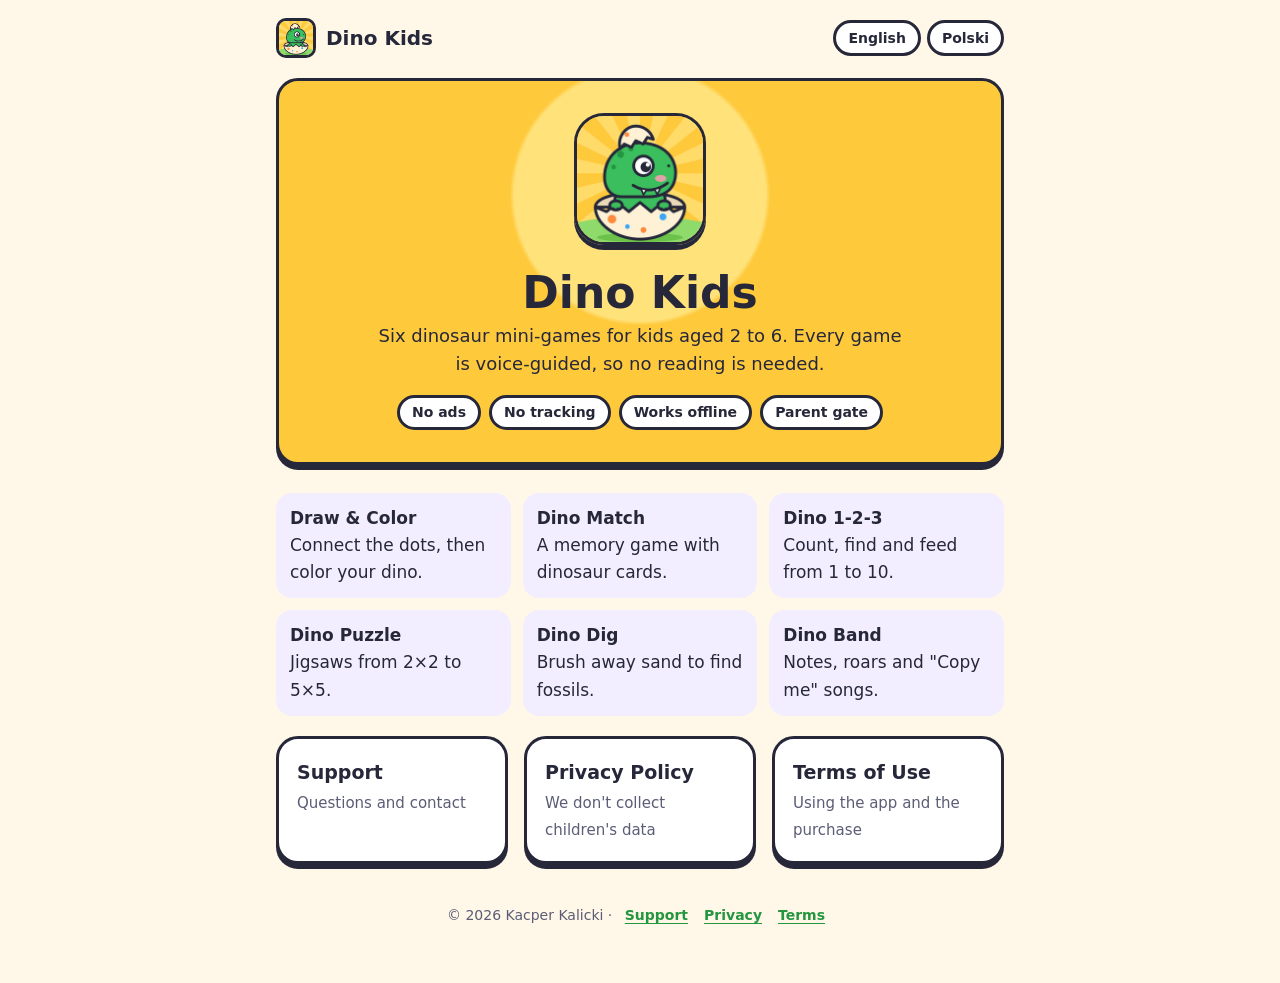
<file: index.html>
<!doctype html>
<html lang="en">
<head>
  <meta charset="utf-8">
  <meta name="viewport" content="width=device-width, initial-scale=1">
  <title>Dino Kids</title>
  <meta name="description" content="Dino Kids: six dinosaur mini-games for kids aged 2 to 6. Draw and color, match, count, puzzles, fossil digging and music. No ads, no tracking.">
  <link rel="icon" href="icon.png">
  <link rel="apple-touch-icon" href="icon.png">
  <link rel="stylesheet" href="style.css">
  <script src="lang.js"></script>
</head>
<body>
<div class="wrap">
  <header class="top">
    <a class="brand" href="index.html"><img src="icon.png" alt="">Dino Kids</a>
    <nav class="langs"><a href="#en" lang="en">English</a><a href="#pl" lang="pl">Polski</a></nav>
  </header>

  <main id="pl" class="lang-pl" lang="pl">
    <section class="hero">
      <img src="icon.png" alt="Ikona Dino Kids: mały dinozaur wykluwa się z jajka">
      <h1>Dino Kids</h1>
      <p>Sześć dinozaurowych gier dla dzieci w wieku 2–6 lat. Wszystko z lektorem, więc nie trzeba umieć czytać.</p>
      <div class="badges"><span>Bez reklam</span><span>Bez śledzenia</span><span>Działa offline</span><span>Bramka dla rodzica</span></div>
    </section>

    <ul class="games">
      <li><b>Rysuj i koloruj</b>Połącz kropki i pokoloruj dinozaura.</li>
      <li><b>Dino pary</b>Gra pamięciowa z dinozaurami.</li>
      <li><b>Dino 1-2-3</b>Liczenie od 1 do 10.</li>
      <li><b>Dino puzzle</b>Układanki od 2×2 do 5×5.</li>
      <li><b>Dino wykopki</b>Odkopuj skamieliny.</li>
      <li><b>Dino orkiestra</b>Nuty, ryki i „Powtórz”.</li>
    </ul>

    <div class="tiles">
      <a class="tile" href="support.html#pl"><strong>Pomoc</strong><span>Pytania i kontakt</span></a>
      <a class="tile" href="privacy_policy.html#pl"><strong>Prywatność</strong><span>Nie zbieramy danych dzieci</span></a>
      <a class="tile" href="terms_of_use.html#pl"><strong>Warunki</strong><span>Zasady korzystania i zakupu</span></a>
    </div>
  </main>

  <main id="en" class="lang-en">
    <section class="hero">
      <img src="icon.png" alt="Dino Kids icon: a baby dinosaur hatching from an egg">
      <h1>Dino Kids</h1>
      <p>Six dinosaur mini-games for kids aged 2 to 6. Every game is voice-guided, so no reading is needed.</p>
      <div class="badges"><span>No ads</span><span>No tracking</span><span>Works offline</span><span>Parent gate</span></div>
    </section>

    <ul class="games">
      <li><b>Draw &amp; Color</b>Connect the dots, then color your dino.</li>
      <li><b>Dino Match</b>A memory game with dinosaur cards.</li>
      <li><b>Dino 1-2-3</b>Count, find and feed from 1 to 10.</li>
      <li><b>Dino Puzzle</b>Jigsaws from 2×2 to 5×5.</li>
      <li><b>Dino Dig</b>Brush away sand to find fossils.</li>
      <li><b>Dino Band</b>Notes, roars and "Copy me" songs.</li>
    </ul>

    <div class="tiles">
      <a class="tile" href="support.html"><strong>Support</strong><span>Questions and contact</span></a>
      <a class="tile" href="privacy_policy.html"><strong>Privacy Policy</strong><span>We don't collect children's data</span></a>
      <a class="tile" href="terms_of_use.html"><strong>Terms of Use</strong><span>Using the app and the purchase</span></a>
    </div>
  </main>

  <footer>© 2026 Kacper Kalicki · <a href="support.html">Support</a><a href="privacy_policy.html">Privacy</a><a href="terms_of_use.html">Terms</a></footer>
</div>
</body>
</html>
</file>
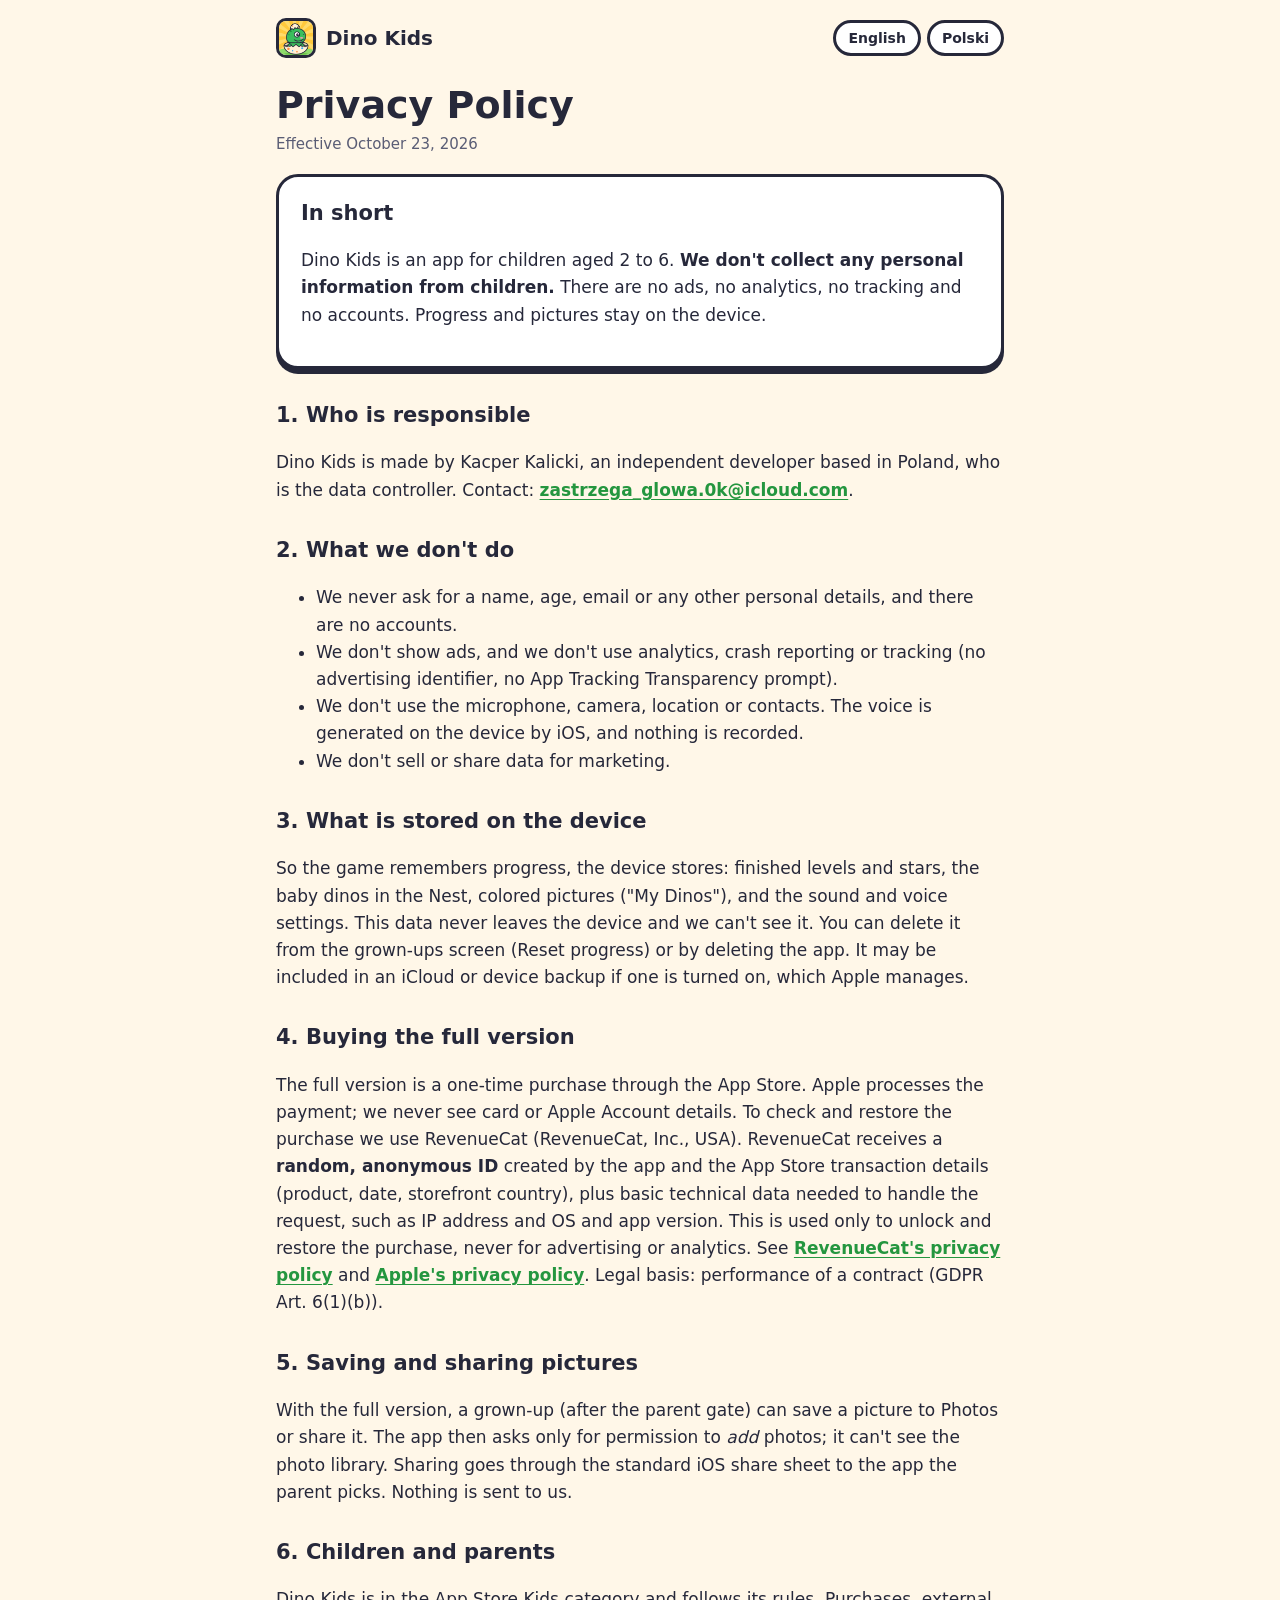
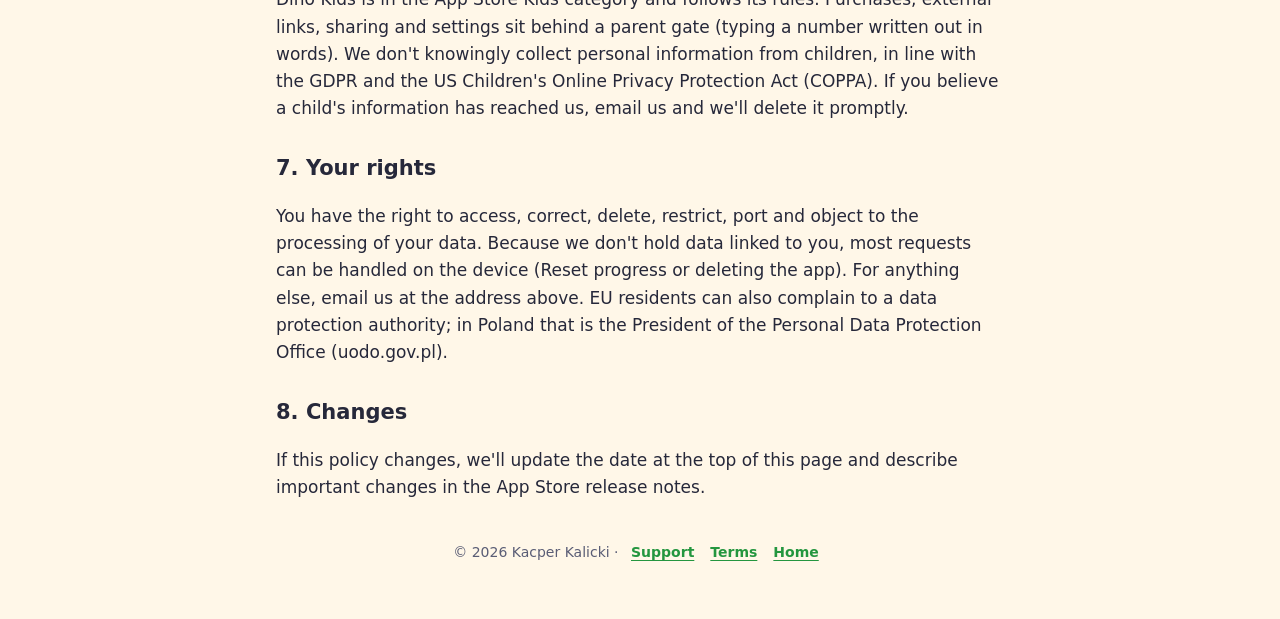
<file: privacy_policy.html>
<!doctype html>
<html lang="en">
<head>
  <meta charset="utf-8">
  <meta name="viewport" content="width=device-width, initial-scale=1">
  <title>Privacy Policy · Dino Kids</title>
  <meta name="description" content="Dino Kids privacy policy: no ads, no analytics, no tracking. Progress and pictures stay on the device.">
  <link rel="icon" href="icon.png">
  <link rel="stylesheet" href="style.css">
  <script src="lang.js"></script>
</head>
<body>
<div class="wrap">
  <header class="top">
    <a class="brand" href="index.html"><img src="icon.png" alt="">Dino Kids</a>
    <nav class="langs"><a href="#en" lang="en">English</a><a href="#pl" lang="pl">Polski</a></nav>
  </header>

  <main id="pl" class="lang-pl" lang="pl">
    <h1>Polityka prywatności</h1>
    <p class="updated">Obowiązuje od 23 października 2026</p>

    <div class="card">
      <h2>W skrócie</h2>
      <p>Dino Kids to aplikacja dla dzieci w wieku 2–6 lat. <strong>Nie zbieramy żadnych danych osobowych dzieci.</strong> Aplikacja nie ma reklam, analityki, śledzenia ani kont. Postępy i obrazki zostają na urządzeniu.</p>
    </div>

    <h2>1. Kto odpowiada za aplikację</h2>
    <p>Administratorem jest Kacper Kalicki, niezależny twórca z Polski. Kontakt: <a href="mailto:zastrzega_glowa.0k@icloud.com">zastrzega_glowa.0k@icloud.com</a>.</p>

    <h2>2. Czego nie robimy</h2>
    <ul>
      <li>Nie prosimy o imię, wiek, e-mail ani żadne inne dane i nie zakładamy kont.</li>
      <li>Nie wyświetlamy reklam i nie używamy narzędzi analitycznych, raportów o awariach ani śledzenia (brak IDFA, brak App Tracking Transparency).</li>
      <li>Nie używamy mikrofonu, aparatu, lokalizacji ani kontaktów. Lektor jest generowany na urządzeniu przez system iOS i nic nie jest nagrywane.</li>
      <li>Nie sprzedajemy ani nie udostępniamy danych w celach marketingowych.</li>
    </ul>

    <h2>3. Co jest przechowywane na urządzeniu</h2>
    <p>Aby gra pamiętała postępy, na urządzeniu zapisywane są: ukończone poziomy i gwiazdki, wyklute dinozaury w Gnieździe, pokolorowane obrazki („Moje dinozaury”) oraz ustawienia dźwięku i lektora. Te dane nie opuszczają urządzenia i nie mamy do nich dostępu. Można je usunąć w sekcji „Dla dorosłych” (Zresetuj postępy) albo usuwając aplikację. Mogą trafić do kopii zapasowej iCloud lub urządzenia, jeśli rodzic ma ją włączoną. Taką kopią zarządza Apple.</p>

    <h2>4. Zakup pełnej wersji</h2>
    <p>Pełną wersję kupuje się raz, przez App Store. Płatność obsługuje Apple, a my nie widzimy danych karty ani konta Apple. Do weryfikacji zakupu używamy RevenueCat (RevenueCat, Inc., USA). RevenueCat otrzymuje <strong>losowy, anonimowy identyfikator</strong> utworzony przez aplikację oraz informacje o transakcji z App Store (produkt, data, kraj sklepu), a także podstawowe dane techniczne potrzebne do obsługi zapytania, takie jak adres IP, wersja systemu i aplikacji. Służy to wyłącznie do odblokowania i przywracania zakupu, nie do reklamy ani analityki. Zobacz <a href="https://www.revenuecat.com/privacy">politykę prywatności RevenueCat</a> i <a href="https://www.apple.com/legal/privacy/">politykę prywatności Apple</a>. Podstawa prawna: wykonanie umowy (art. 6 ust. 1 lit. b RODO).</p>

    <h2>5. Zapisywanie i udostępnianie obrazków</h2>
    <p>W pełnej wersji dorosły (po przejściu bramki dla rodzica) może zapisać obrazek w Zdjęciach albo go udostępnić. Aplikacja prosi wtedy tylko o uprawnienie <em>dodawania</em> zdjęć. Nie może przeglądać biblioteki zdjęć. Udostępnianie odbywa się przez systemowe menu iOS do aplikacji wybranej przez rodzica. My niczego nie otrzymujemy.</p>

    <h2>6. Dzieci i rodzice</h2>
    <p>Aplikacja jest w kategorii „Dla dzieci” w App Store i spełnia jej zasady. Zakupy, linki zewnętrzne, udostępnianie i ustawienia są ukryte za bramką dla rodzica (wpisanie liczby podanej słownie). Nie zbieramy świadomie danych osobowych dzieci (zgodnie z RODO i amerykańską ustawą COPPA). Jeśli uważasz, że jakieś dane dziecka do nas trafiły, napisz, a niezwłocznie je usuniemy.</p>

    <h2>7. Twoje prawa</h2>
    <p>Masz prawo dostępu do danych, ich sprostowania, usunięcia, ograniczenia przetwarzania, przenoszenia oraz sprzeciwu. Ponieważ nie przechowujemy danych powiązanych z Tobą, większość żądań można zrealizować samodzielnie (reset postępów lub usunięcie aplikacji). Z pytaniami pisz na adres powyżej. Masz też prawo złożyć skargę do Prezesa Urzędu Ochrony Danych Osobowych (uodo.gov.pl).</p>

    <h2>8. Zmiany</h2>
    <p>Jeśli zmienimy tę politykę, zaktualizujemy datę na górze strony. Istotne zmiany opiszemy w informacjach o aktualizacji w App Store.</p>
  </main>

  <main id="en" class="lang-en">
    <h1>Privacy Policy</h1>
    <p class="updated">Effective October 23, 2026</p>

    <div class="card">
      <h2>In short</h2>
      <p>Dino Kids is an app for children aged 2 to 6. <strong>We don't collect any personal information from children.</strong> There are no ads, no analytics, no tracking and no accounts. Progress and pictures stay on the device.</p>
    </div>

    <h2>1. Who is responsible</h2>
    <p>Dino Kids is made by Kacper Kalicki, an independent developer based in Poland, who is the data controller. Contact: <a href="mailto:zastrzega_glowa.0k@icloud.com">zastrzega_glowa.0k@icloud.com</a>.</p>

    <h2>2. What we don't do</h2>
    <ul>
      <li>We never ask for a name, age, email or any other personal details, and there are no accounts.</li>
      <li>We don't show ads, and we don't use analytics, crash reporting or tracking (no advertising identifier, no App Tracking Transparency prompt).</li>
      <li>We don't use the microphone, camera, location or contacts. The voice is generated on the device by iOS, and nothing is recorded.</li>
      <li>We don't sell or share data for marketing.</li>
    </ul>

    <h2>3. What is stored on the device</h2>
    <p>So the game remembers progress, the device stores: finished levels and stars, the baby dinos in the Nest, colored pictures ("My Dinos"), and the sound and voice settings. This data never leaves the device and we can't see it. You can delete it from the grown-ups screen (Reset progress) or by deleting the app. It may be included in an iCloud or device backup if one is turned on, which Apple manages.</p>

    <h2>4. Buying the full version</h2>
    <p>The full version is a one-time purchase through the App Store. Apple processes the payment; we never see card or Apple Account details. To check and restore the purchase we use RevenueCat (RevenueCat, Inc., USA). RevenueCat receives a <strong>random, anonymous ID</strong> created by the app and the App Store transaction details (product, date, storefront country), plus basic technical data needed to handle the request, such as IP address and OS and app version. This is used only to unlock and restore the purchase, never for advertising or analytics. See <a href="https://www.revenuecat.com/privacy">RevenueCat's privacy policy</a> and <a href="https://www.apple.com/legal/privacy/">Apple's privacy policy</a>. Legal basis: performance of a contract (GDPR Art. 6(1)(b)).</p>

    <h2>5. Saving and sharing pictures</h2>
    <p>With the full version, a grown-up (after the parent gate) can save a picture to Photos or share it. The app then asks only for permission to <em>add</em> photos; it can't see the photo library. Sharing goes through the standard iOS share sheet to the app the parent picks. Nothing is sent to us.</p>

    <h2>6. Children and parents</h2>
    <p>Dino Kids is in the App Store Kids category and follows its rules. Purchases, external links, sharing and settings sit behind a parent gate (typing a number written out in words). We don't knowingly collect personal information from children, in line with the GDPR and the US Children's Online Privacy Protection Act (COPPA). If you believe a child's information has reached us, email us and we'll delete it promptly.</p>

    <h2>7. Your rights</h2>
    <p>You have the right to access, correct, delete, restrict, port and object to the processing of your data. Because we don't hold data linked to you, most requests can be handled on the device (Reset progress or deleting the app). For anything else, email us at the address above. EU residents can also complain to a data protection authority; in Poland that is the President of the Personal Data Protection Office (uodo.gov.pl).</p>

    <h2>8. Changes</h2>
    <p>If this policy changes, we'll update the date at the top of this page and describe important changes in the App Store release notes.</p>
  </main>

  <footer>© 2026 Kacper Kalicki · <a href="support.html">Support</a><a href="terms_of_use.html">Terms</a><a href="index.html">Home</a></footer>
</div>
</body>
</html>
</file>
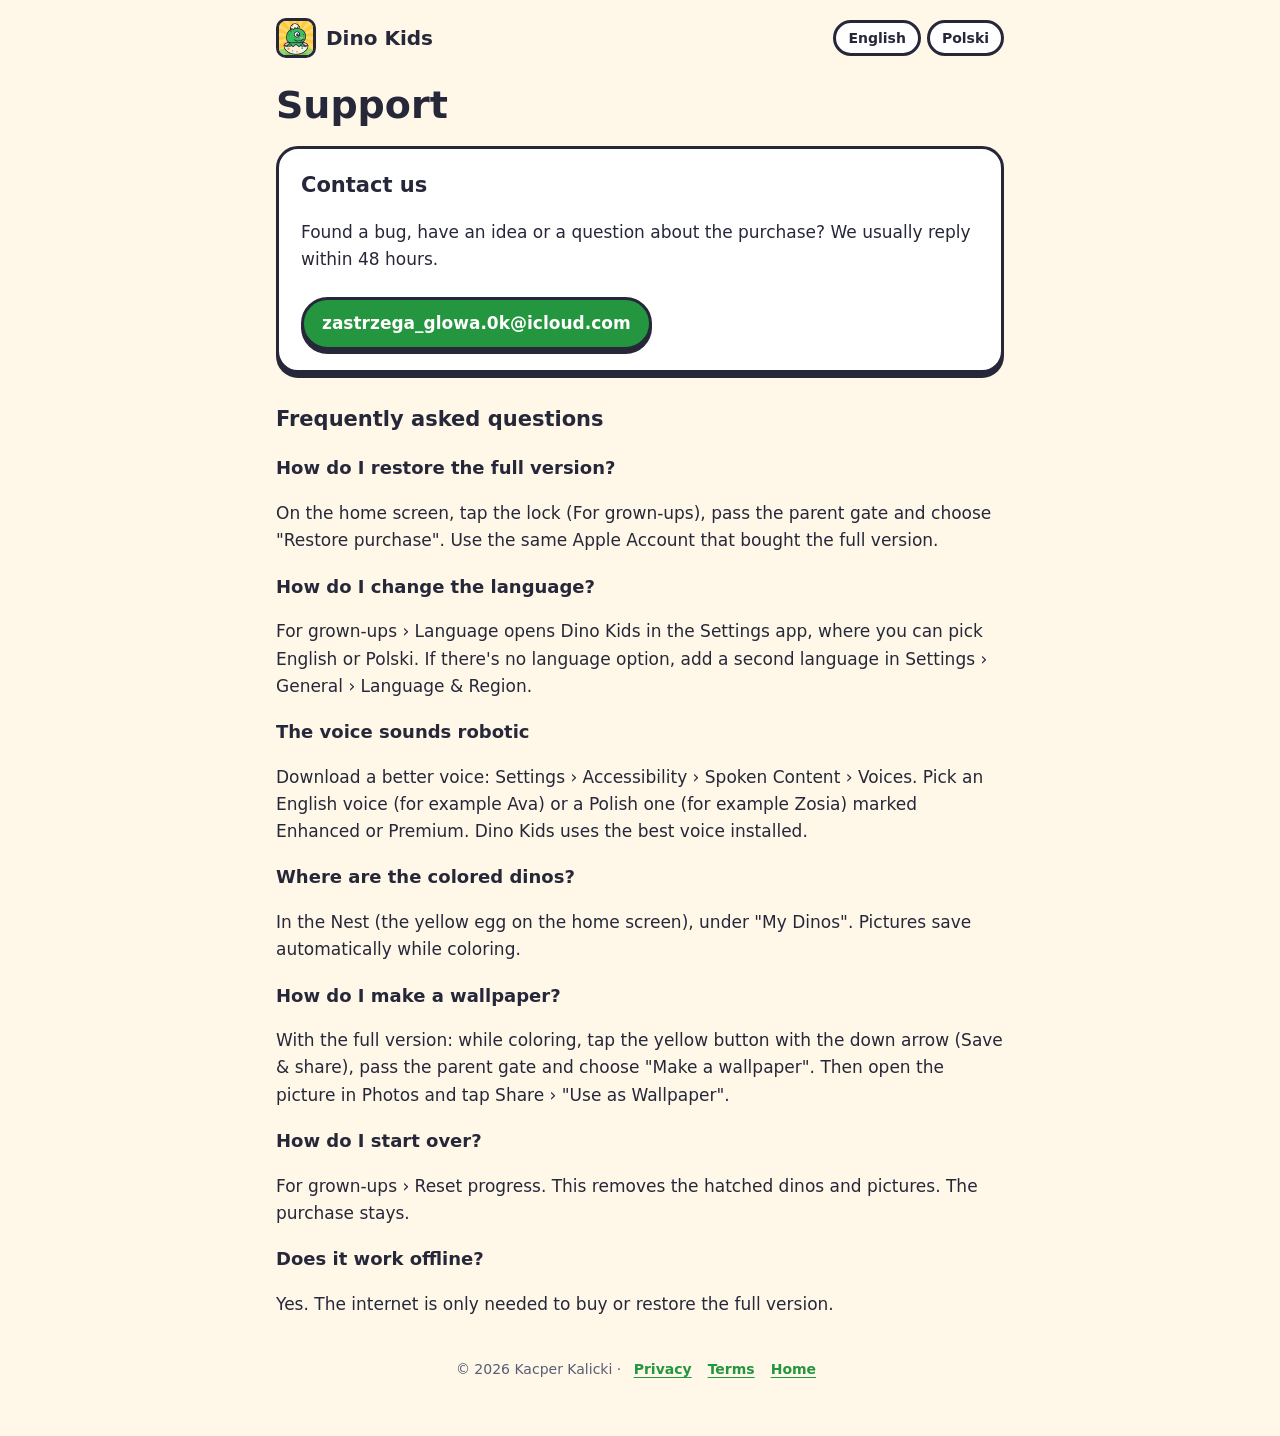
<file: support.html>
<!doctype html>
<html lang="en">
<head>
  <meta charset="utf-8">
  <meta name="viewport" content="width=device-width, initial-scale=1">
  <title>Support · Dino Kids</title>
  <meta name="description" content="Help with Dino Kids: restoring the purchase, language, voice, progress and saving pictures.">
  <link rel="icon" href="icon.png">
  <link rel="stylesheet" href="style.css">
  <script src="lang.js"></script>
</head>
<body>
<div class="wrap">
  <header class="top">
    <a class="brand" href="index.html"><img src="icon.png" alt="">Dino Kids</a>
    <nav class="langs"><a href="#en" lang="en">English</a><a href="#pl" lang="pl">Polski</a></nav>
  </header>

  <main id="pl" class="lang-pl" lang="pl">
    <h1>Pomoc</h1>
    <div class="card">
      <h2>Napisz do nas</h2>
      <p>Znalazłeś błąd, masz pomysł albo pytanie o zakup? Odpowiadamy zwykle w ciągu 48 godzin.</p>
      <a class="email" href="mailto:zastrzega_glowa.0k@icloud.com?subject=Dino%20Kids">zastrzega_glowa.0k@icloud.com</a>
    </div>

    <h2>Częste pytania</h2>
    <h3>Jak przywrócić pełną wersję?</h3>
    <p>Na ekranie głównym stuknij kłódkę (Dla dorosłych), przejdź bramkę dla rodzica i wybierz „Przywróć zakup”. Użyj tego samego konta Apple, na którym kupiono pełną wersję.</p>
    <h3>Jak zmienić język?</h3>
    <p>Dla dorosłych › Język otwiera ustawienia Dino Kids w aplikacji Ustawienia. Tam wybierz English albo Polski. Jeśli nie widzisz opcji języka, dodaj drugi język w Ustawienia › Ogólne › Język i region.</p>
    <h3>Lektor brzmi jak robot</h3>
    <p>Pobierz lepszy głos: Ustawienia › Dostępność › Zawartość mówiona › Głosy. Wybierz polski (np. Zosia) lub angielski (np. Ava) w wersji „Rozszerzony” lub „Premium”. Dino Kids sam użyje najlepszego dostępnego głosu.</p>
    <h3>Gdzie są pokolorowane dinozaury?</h3>
    <p>W Gnieździe (żółte jajko na ekranie głównym), w zakładce „Moje dinozaury”. Obrazek zapisuje się sam podczas kolorowania.</p>
    <h3>Jak zrobić tapetę z obrazka?</h3>
    <p>W pełnej wersji: podczas kolorowania stuknij żółty przycisk ze strzałką w dół (Zapisz i udostępnij), przejdź bramkę dla rodzica i wybierz „Zrób tapetę”. Potem w Zdjęciach otwórz obrazek, stuknij Udostępnij › „Użyj jako tapety”.</p>
    <h3>Jak zacząć od nowa?</h3>
    <p>Dla dorosłych › Zresetuj postępy. Usuwa to wyklute dinozaury i obrazki. Zakup pozostaje.</p>
    <h3>Czy aplikacja działa bez internetu?</h3>
    <p>Tak. Internet jest potrzebny tylko do kupienia lub przywrócenia pełnej wersji.</p>
  </main>

  <main id="en" class="lang-en">
    <h1>Support</h1>
    <div class="card">
      <h2>Contact us</h2>
      <p>Found a bug, have an idea or a question about the purchase? We usually reply within 48 hours.</p>
      <a class="email" href="mailto:zastrzega_glowa.0k@icloud.com?subject=Dino%20Kids">zastrzega_glowa.0k@icloud.com</a>
    </div>

    <h2>Frequently asked questions</h2>
    <h3>How do I restore the full version?</h3>
    <p>On the home screen, tap the lock (For grown-ups), pass the parent gate and choose "Restore purchase". Use the same Apple Account that bought the full version.</p>
    <h3>How do I change the language?</h3>
    <p>For grown-ups › Language opens Dino Kids in the Settings app, where you can pick English or Polski. If there's no language option, add a second language in Settings › General › Language &amp; Region.</p>
    <h3>The voice sounds robotic</h3>
    <p>Download a better voice: Settings › Accessibility › Spoken Content › Voices. Pick an English voice (for example Ava) or a Polish one (for example Zosia) marked Enhanced or Premium. Dino Kids uses the best voice installed.</p>
    <h3>Where are the colored dinos?</h3>
    <p>In the Nest (the yellow egg on the home screen), under "My Dinos". Pictures save automatically while coloring.</p>
    <h3>How do I make a wallpaper?</h3>
    <p>With the full version: while coloring, tap the yellow button with the down arrow (Save &amp; share), pass the parent gate and choose "Make a wallpaper". Then open the picture in Photos and tap Share › "Use as Wallpaper".</p>
    <h3>How do I start over?</h3>
    <p>For grown-ups › Reset progress. This removes the hatched dinos and pictures. The purchase stays.</p>
    <h3>Does it work offline?</h3>
    <p>Yes. The internet is only needed to buy or restore the full version.</p>
  </main>

  <footer>© 2026 Kacper Kalicki · <a href="privacy_policy.html">Privacy</a><a href="terms_of_use.html">Terms</a><a href="index.html">Home</a></footer>
</div>
</body>
</html>
</file>
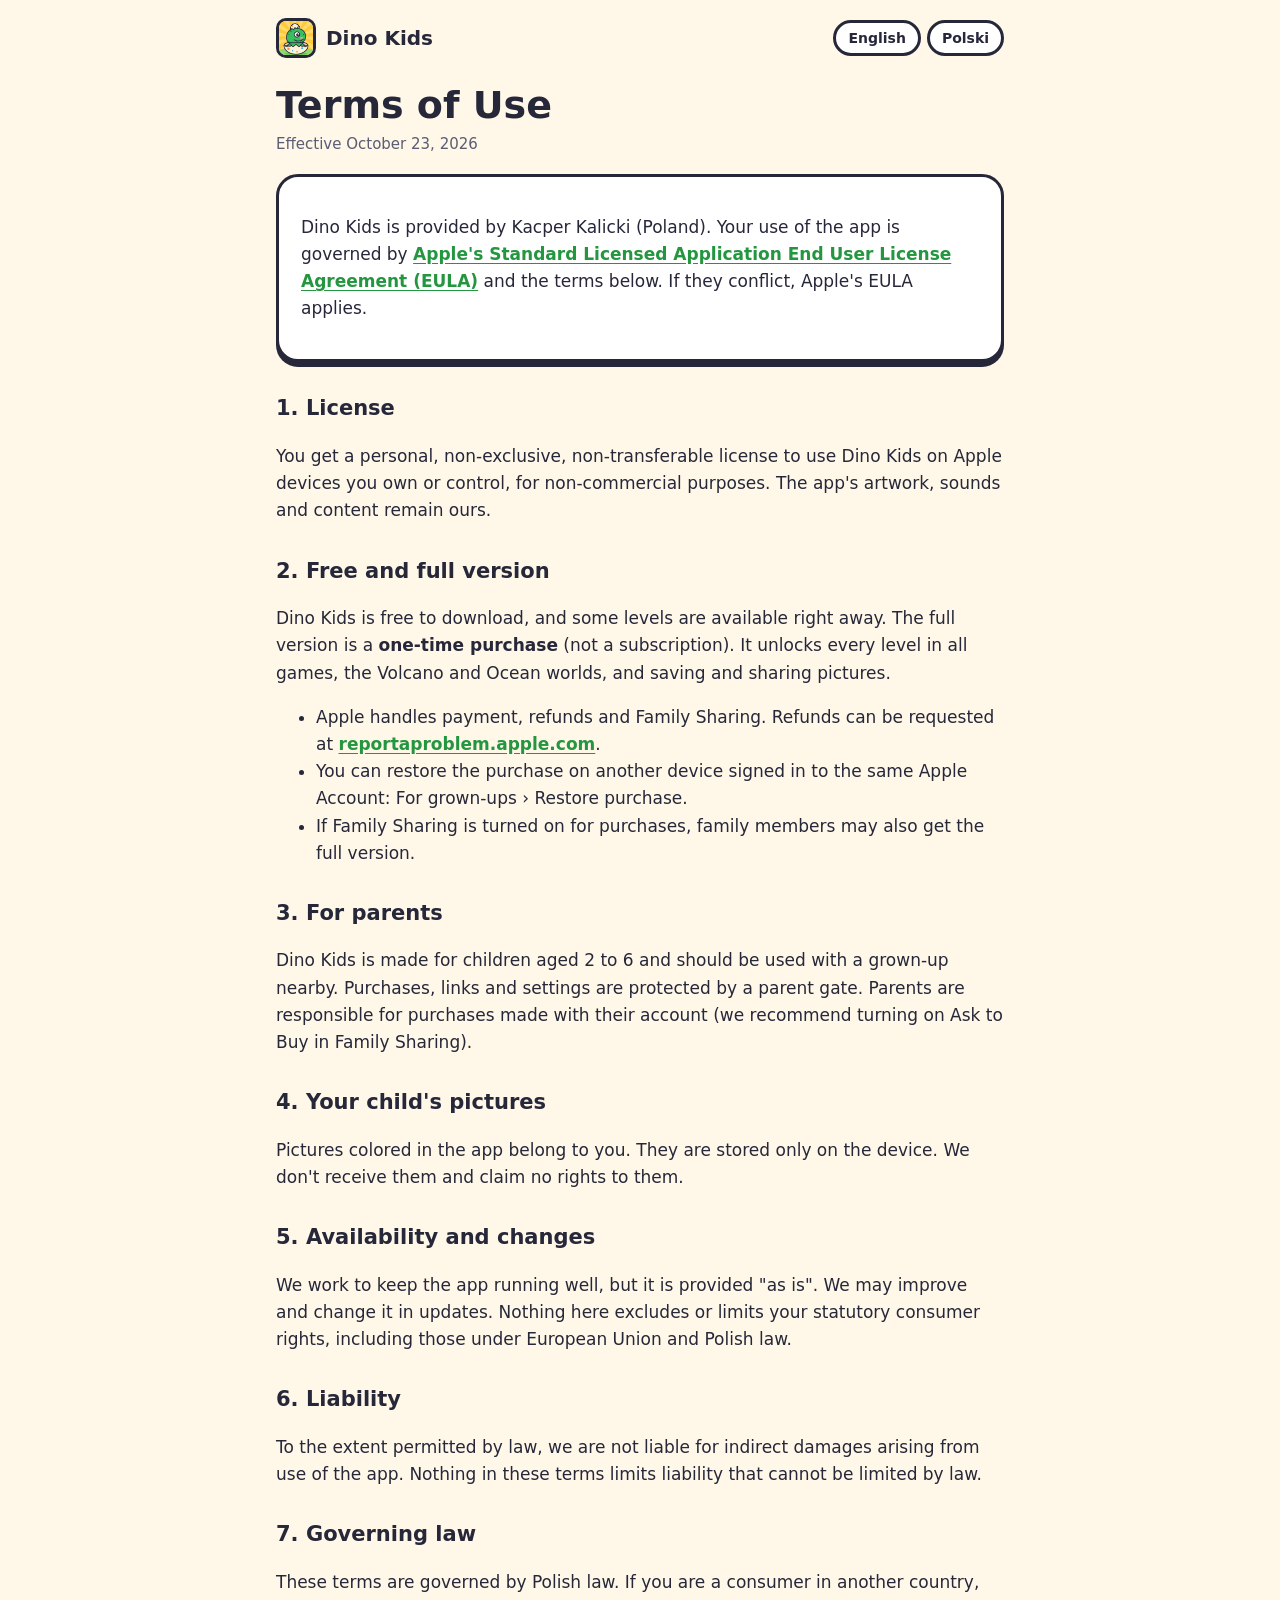
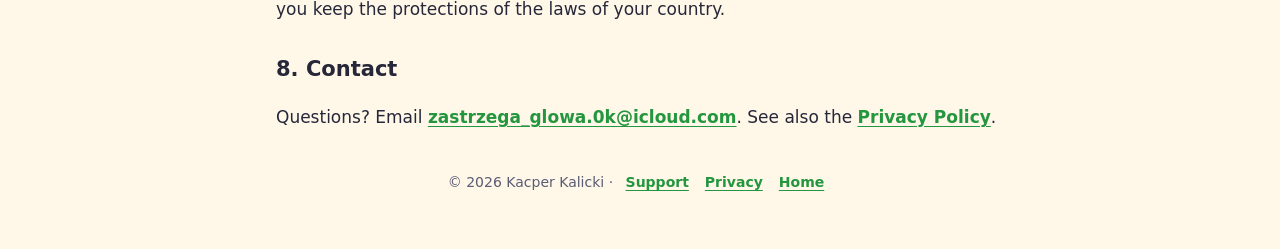
<file: terms_of_use.html>
<!doctype html>
<html lang="en">
<head>
  <meta charset="utf-8">
  <meta name="viewport" content="width=device-width, initial-scale=1">
  <title>Terms of Use · Dino Kids</title>
  <meta name="description" content="Dino Kids terms of use and the one-time full version purchase.">
  <link rel="icon" href="icon.png">
  <link rel="stylesheet" href="style.css">
  <script src="lang.js"></script>
</head>
<body>
<div class="wrap">
  <header class="top">
    <a class="brand" href="index.html"><img src="icon.png" alt="">Dino Kids</a>
    <nav class="langs"><a href="#en" lang="en">English</a><a href="#pl" lang="pl">Polski</a></nav>
  </header>

  <main id="pl" class="lang-pl" lang="pl">
    <h1>Warunki korzystania</h1>
    <p class="updated">Obowiązują od 23 października 2026</p>

    <div class="card">
      <p>Dino Kids udostępnia Kacper Kalicki (Polska). Korzystanie z aplikacji podlega <a href="https://www.apple.com/legal/internet-services/itunes/dev/stdeula/">standardowej umowie licencyjnej Apple (EULA)</a> oraz poniższym warunkom. W razie sprzeczności pierwszeństwo ma umowa Apple.</p>
    </div>

    <h2>1. Licencja</h2>
    <p>Otrzymujesz osobistą, niewyłączną i niezbywalną licencję na korzystanie z Dino Kids na urządzeniach Apple, których jesteś właścicielem lub które kontrolujesz, do celów niekomercyjnych. Grafika, dźwięki i treści aplikacji pozostają naszą własnością.</p>

    <h2>2. Wersja darmowa i pełna</h2>
    <p>Aplikację można pobrać bezpłatnie. Część poziomów jest dostępna od razu. Pełna wersja to <strong>jednorazowy zakup</strong> (bez subskrypcji), który odblokowuje wszystkie poziomy we wszystkich grach, światy Wulkan i Ocean oraz zapisywanie i udostępnianie obrazków.</p>
    <ul>
      <li>Płatności, zwroty i Chmurę rodzinną obsługuje Apple. Zwrot można zgłosić na <a href="https://reportaproblem.apple.com">reportaproblem.apple.com</a>.</li>
      <li>Zakup można przywrócić na innym urządzeniu z tym samym kontem Apple: Dla dorosłych › Przywróć zakup.</li>
      <li>Jeśli w rodzinie włączona jest funkcja „Chmura rodzinna” dla zakupów, pełna wersja może być dostępna dla członków rodziny.</li>
    </ul>

    <h2>3. Dla rodziców</h2>
    <p>Aplikacja jest przeznaczona dla dzieci w wieku 2–6 lat i powinna być używana pod opieką dorosłego. Zakupy, linki i ustawienia są chronione bramką dla rodzica. Rodzic odpowiada za zakupy wykonane na swoim koncie (warto włączyć „Pytaj o zgodę” w Chmurze rodzinnej).</p>

    <h2>4. Obrazki dziecka</h2>
    <p>Obrazki pokolorowane w aplikacji należą do Ciebie. Są przechowywane tylko na urządzeniu. Nie otrzymujemy ich i nie mamy do nich praw.</p>

    <h2>5. Dostępność i zmiany</h2>
    <p>Staramy się, aby aplikacja działała dobrze, ale dostarczamy ją „w stanie, w jakim jest”. Możemy ją ulepszać i zmieniać w aktualizacjach. Nie wyłączamy ani nie ograniczamy Twoich ustawowych praw konsumenta, w tym praw wynikających z prawa Unii Europejskiej i prawa polskiego.</p>

    <h2>6. Odpowiedzialność</h2>
    <p>W zakresie dozwolonym przez prawo nie odpowiadamy za szkody pośrednie wynikające z korzystania z aplikacji. Nic w tych warunkach nie ogranicza odpowiedzialności, której nie można ograniczyć zgodnie z prawem.</p>

    <h2>7. Prawo właściwe</h2>
    <p>Warunki podlegają prawu polskiemu. Jeśli jesteś konsumentem w innym kraju, zachowujesz ochronę przepisów obowiązujących w Twoim kraju.</p>

    <h2>8. Kontakt</h2>
    <p>Pytania? Napisz: <a href="mailto:zastrzega_glowa.0k@icloud.com">zastrzega_glowa.0k@icloud.com</a>. Zobacz też <a href="privacy_policy.html#pl">politykę prywatności</a>.</p>
  </main>

  <main id="en" class="lang-en">
    <h1>Terms of Use</h1>
    <p class="updated">Effective October 23, 2026</p>

    <div class="card">
      <p>Dino Kids is provided by Kacper Kalicki (Poland). Your use of the app is governed by <a href="https://www.apple.com/legal/internet-services/itunes/dev/stdeula/">Apple's Standard Licensed Application End User License Agreement (EULA)</a> and the terms below. If they conflict, Apple's EULA applies.</p>
    </div>

    <h2>1. License</h2>
    <p>You get a personal, non-exclusive, non-transferable license to use Dino Kids on Apple devices you own or control, for non-commercial purposes. The app's artwork, sounds and content remain ours.</p>

    <h2>2. Free and full version</h2>
    <p>Dino Kids is free to download, and some levels are available right away. The full version is a <strong>one-time purchase</strong> (not a subscription). It unlocks every level in all games, the Volcano and Ocean worlds, and saving and sharing pictures.</p>
    <ul>
      <li>Apple handles payment, refunds and Family Sharing. Refunds can be requested at <a href="https://reportaproblem.apple.com">reportaproblem.apple.com</a>.</li>
      <li>You can restore the purchase on another device signed in to the same Apple Account: For grown-ups › Restore purchase.</li>
      <li>If Family Sharing is turned on for purchases, family members may also get the full version.</li>
    </ul>

    <h2>3. For parents</h2>
    <p>Dino Kids is made for children aged 2 to 6 and should be used with a grown-up nearby. Purchases, links and settings are protected by a parent gate. Parents are responsible for purchases made with their account (we recommend turning on Ask to Buy in Family Sharing).</p>

    <h2>4. Your child's pictures</h2>
    <p>Pictures colored in the app belong to you. They are stored only on the device. We don't receive them and claim no rights to them.</p>

    <h2>5. Availability and changes</h2>
    <p>We work to keep the app running well, but it is provided "as is". We may improve and change it in updates. Nothing here excludes or limits your statutory consumer rights, including those under European Union and Polish law.</p>

    <h2>6. Liability</h2>
    <p>To the extent permitted by law, we are not liable for indirect damages arising from use of the app. Nothing in these terms limits liability that cannot be limited by law.</p>

    <h2>7. Governing law</h2>
    <p>These terms are governed by Polish law. If you are a consumer in another country, you keep the protections of the laws of your country.</p>

    <h2>8. Contact</h2>
    <p>Questions? Email <a href="mailto:zastrzega_glowa.0k@icloud.com">zastrzega_glowa.0k@icloud.com</a>. See also the <a href="privacy_policy.html">Privacy Policy</a>.</p>
  </main>

  <footer>© 2026 Kacper Kalicki · <a href="support.html">Support</a><a href="privacy_policy.html">Privacy</a><a href="index.html">Home</a></footer>
</div>
</body>
</html>
</file>
<file: style.css>
:root {
  --ink: #26283A;
  --ink-soft: #5A5D75;
  --cream: #FFF7E8;
  --shell: #FFF1D6;
  --sun: #FFC93C;
  --sun-glow: #FFE27A;
  --leaf: #3BBE5D;
  --leaf-deep: #24963F;
  --lilac: #F3EEFF;
  --grape: #7746E0;
  --line: 3px solid var(--ink);
  --ledge: 0 5px 0 var(--ink);
  --radius: 22px;
}

* { box-sizing: border-box; }

html { -webkit-text-size-adjust: 100%; }

body {
  margin: 0;
  background: var(--cream);
  color: var(--ink);
  font-family: ui-rounded, "SF Pro Rounded", system-ui, -apple-system, "Segoe UI", Roboto, sans-serif;
  font-size: 17px;
  line-height: 1.6;
}

a { color: var(--leaf-deep); font-weight: 700; text-underline-offset: 3px; }

.wrap { max-width: 760px; margin: 0 auto; padding: 0 16px 56px; }

/* Header */
.top {
  display: flex; align-items: center; justify-content: space-between; gap: 12px;
  padding: 18px 0 8px;
}
.brand { display: flex; align-items: center; gap: 10px; color: var(--ink); text-decoration: none; font-weight: 800; font-size: 20px; }
.brand img { width: 40px; height: 40px; border-radius: 10px; border: var(--line); }
.langs { display: flex; gap: 6px; }
.langs a {
  padding: 4px 12px; border-radius: 999px; border: var(--line); background: #fff;
  color: var(--ink); text-decoration: none; font-size: 14px;
}

/* Hero */
.hero {
  margin: 12px 0 28px; padding: 32px 24px; text-align: center;
  background: var(--sun) radial-gradient(circle at 50% 30%, var(--sun-glow) 0 28%, transparent 29%);
  border: var(--line); border-radius: var(--radius); box-shadow: var(--ledge);
}
.hero img { width: 132px; height: 132px; border-radius: 30px; border: var(--line); box-shadow: var(--ledge); }
.hero h1 { margin: 16px 0 4px; font-size: clamp(30px, 7vw, 44px); line-height: 1.1; }
.hero p { margin: 0 auto; max-width: 30em; font-size: 18px; }

h1 { font-size: clamp(28px, 6vw, 38px); line-height: 1.15; margin: 18px 0 4px; }
h2 { font-size: 21px; margin: 30px 0 6px; }
h3 { font-size: 18px; margin: 18px 0 4px; }
.updated { color: var(--ink-soft); margin: 0 0 18px; font-size: 15px; }

.card {
  background: #fff; border: var(--line); border-radius: var(--radius); box-shadow: var(--ledge);
  padding: 20px 22px; margin: 18px 0;
}
.card h2:first-child, .card h3:first-child { margin-top: 0; }

.tiles { display: grid; grid-template-columns: repeat(auto-fit, minmax(200px, 1fr)); gap: 16px; margin: 20px 0; }
.tile {
  display: block; background: #fff; border: var(--line); border-radius: var(--radius); box-shadow: var(--ledge);
  padding: 18px; color: var(--ink); text-decoration: none; font-weight: 600;
}
.tile strong { display: block; font-size: 19px; margin-bottom: 2px; }
.tile span { color: var(--ink-soft); font-size: 15px; font-weight: 500; }
.tile:active { transform: translateY(3px); box-shadow: 0 2px 0 var(--ink); }

.games { display: grid; grid-template-columns: repeat(2, 1fr); gap: 12px; padding: 0; list-style: none; }
@media (min-width: 640px) { .games { grid-template-columns: repeat(3, 1fr); } }
.games li { background: var(--lilac); border-radius: 16px; padding: 12px 14px; }
.games b { display: block; }

.badges { display: flex; flex-wrap: wrap; gap: 8px; justify-content: center; margin-top: 16px; }
.badges span { background: #fff; border: var(--line); border-radius: 999px; padding: 3px 12px; font-size: 14px; font-weight: 700; }

.email {
  display: inline-block; margin-top: 6px; padding: 10px 18px; border-radius: 999px;
  background: var(--leaf-deep); color: #fff; border: var(--line); box-shadow: 0 4px 0 var(--ink);
  text-decoration: none; word-break: break-all;
}

table { width: 100%; border-collapse: collapse; font-size: 15px; }
th, td { text-align: left; padding: 8px 6px; border-bottom: 2px solid var(--lilac); vertical-align: top; }

footer { margin-top: 40px; color: var(--ink-soft); font-size: 14px; text-align: center; }
footer a { margin: 0 8px; }

/* Language switch without JavaScript: English by default, #pl shows Polish. */
.lang-pl { display: none; }
#pl:target { display: block; }
#pl:target ~ .lang-en { display: none; }
</file>
